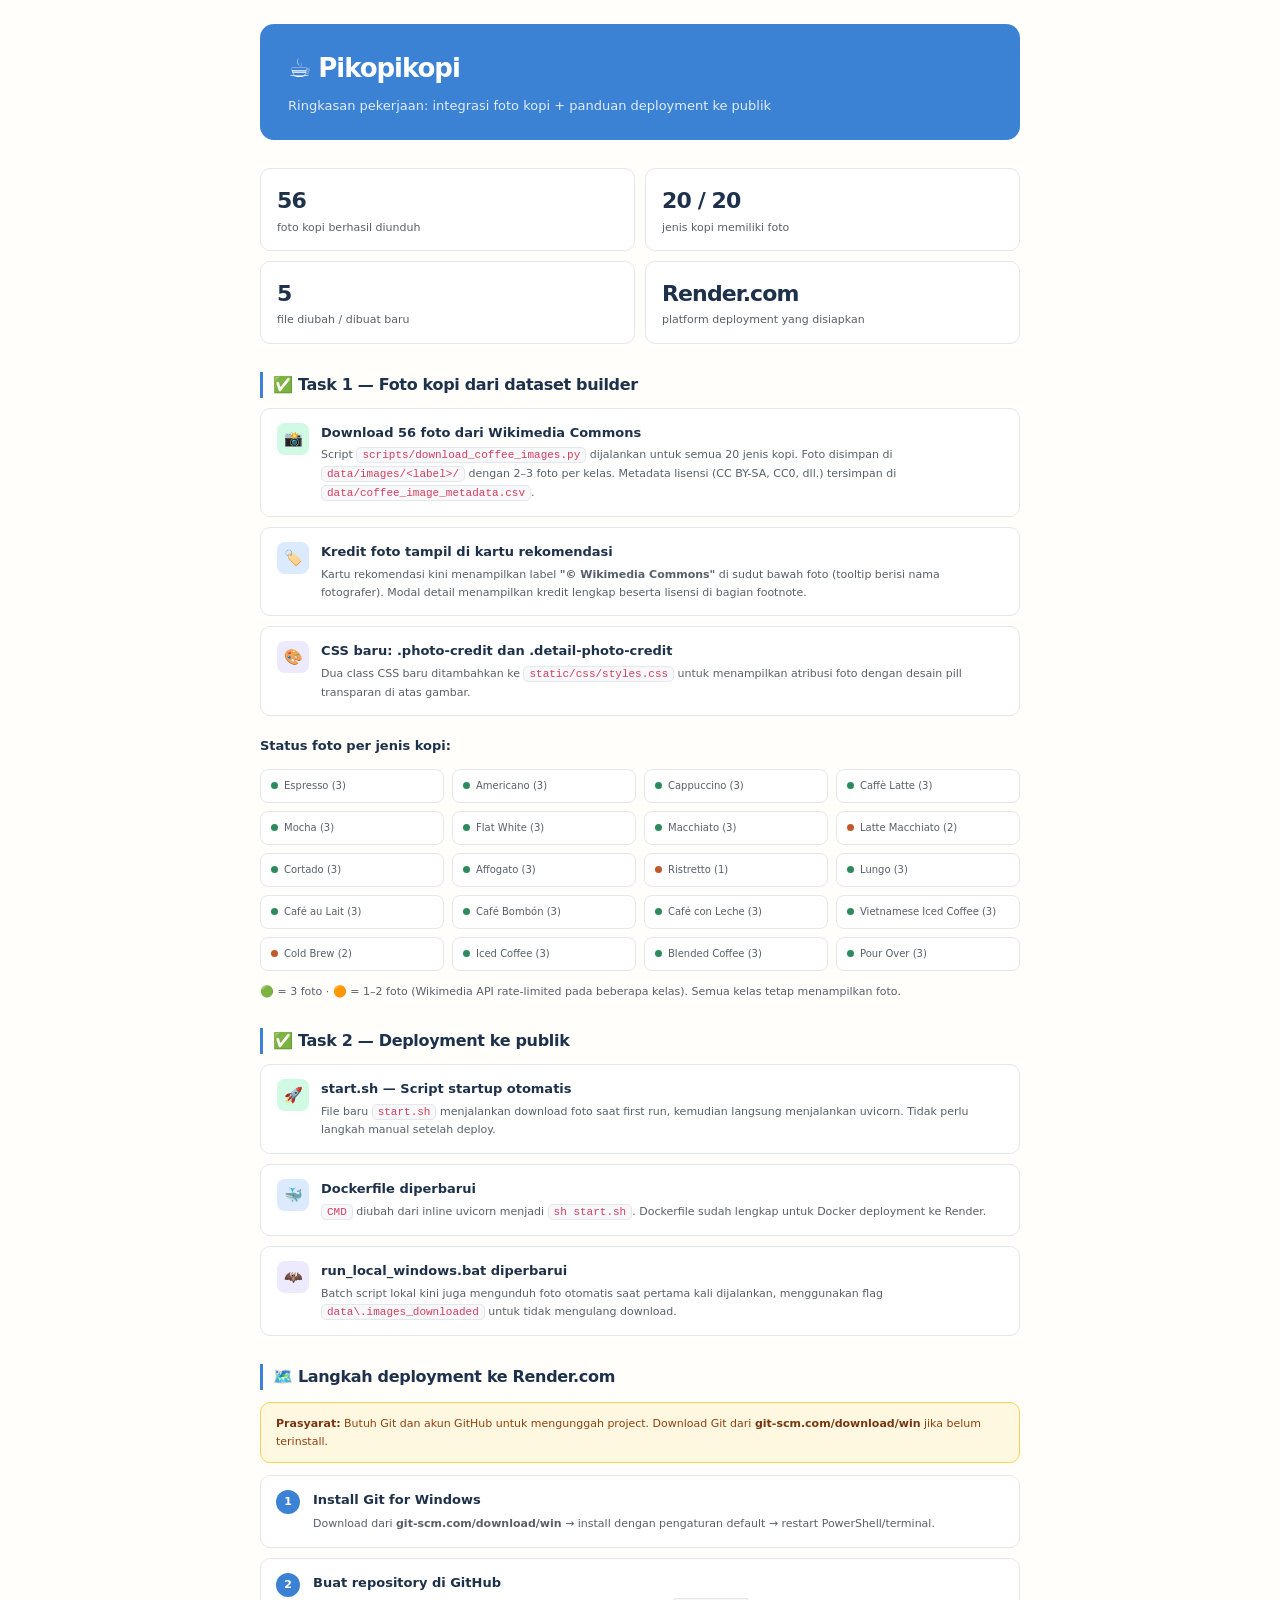
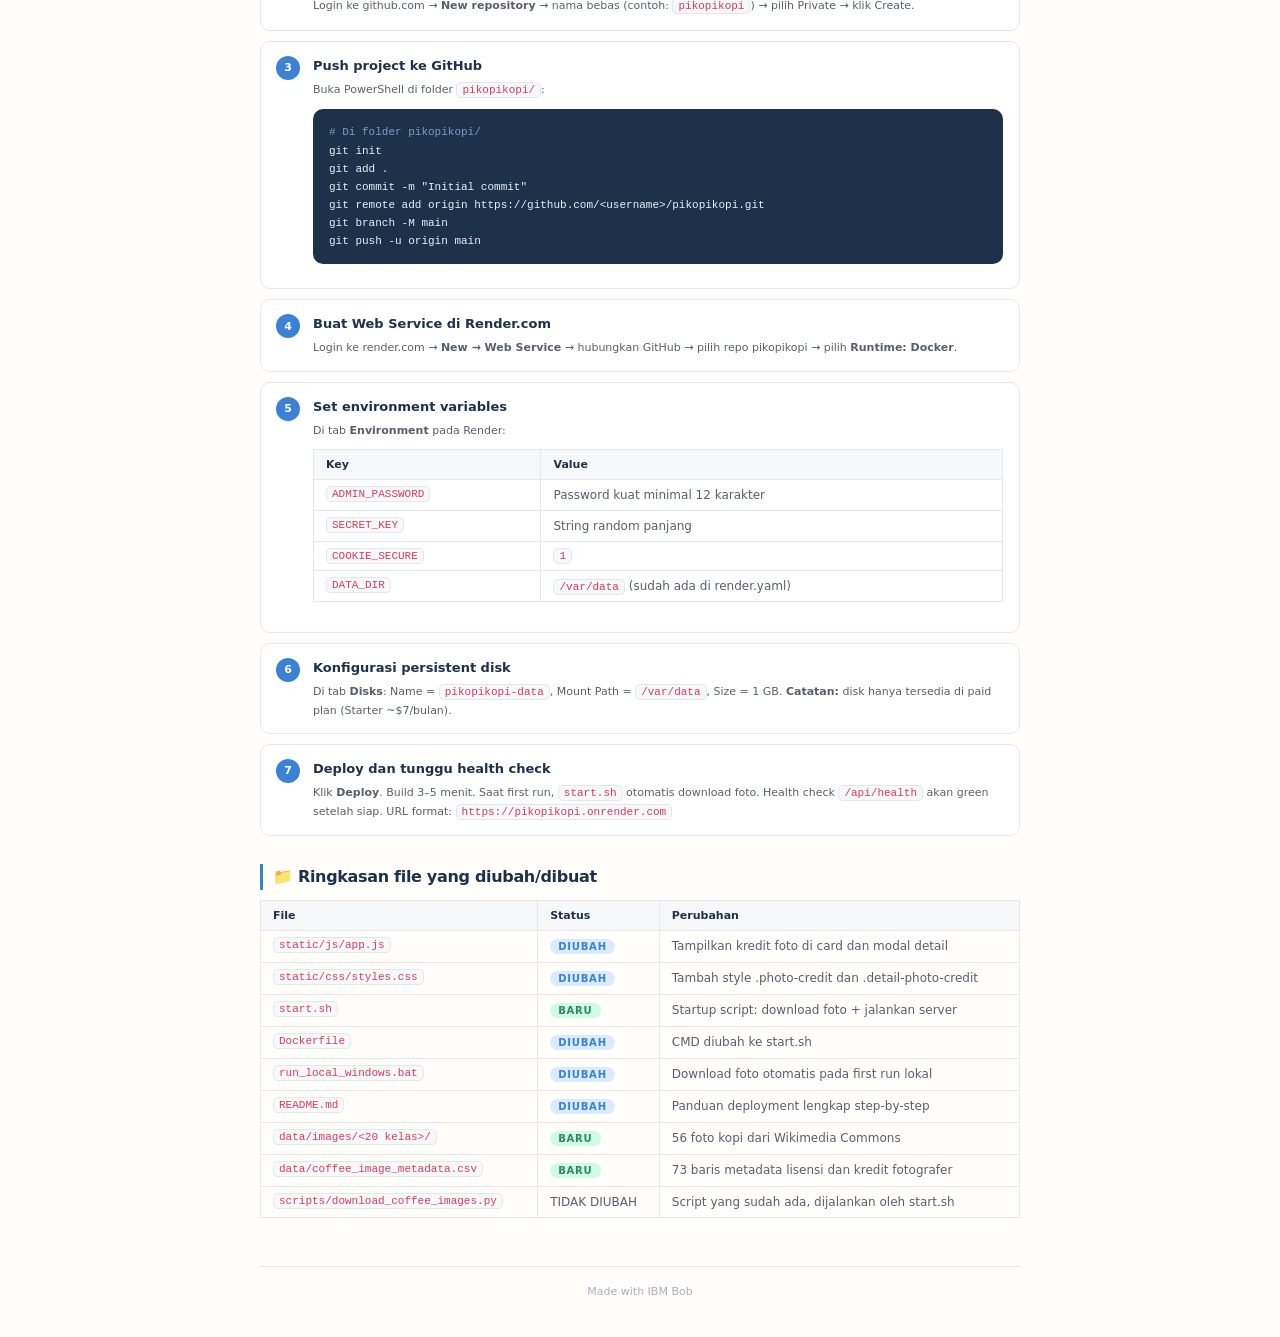
<file: pikopikopi/pikopikopi-deployment-image-guide.html>
<html lang="id">
<head>
<meta charset="utf-8" />
<meta name="viewport" content="width=device-width, initial-scale=1" />
<title>Pikopikopi — Deployment Guide</title>
<style>
  :root {
    --blue: #3b82d4;
    --brown: #906441;
    --navy: #1e314b;
    --cream: #fffefb;
    --muted: #57606a;
    --border: #e5e7eb;
    --surface: #f7f8fa;
    --green: #2d8a5e;
    --orange: #c05a2a;
  }
  * { box-sizing: border-box; }
  body { font-family: -apple-system, "Segoe UI", system-ui, sans-serif; font-size: 14px; line-height: 1.6; color: var(--navy); background: var(--cream); margin: 0; padding: 24px 16px 48px; }
  .container { max-width: 760px; margin: 0 auto; }
  h1 { font-size: 26px; letter-spacing: -0.04em; margin: 0 0 4px; color: var(--navy); }
  h2 { font-size: 16px; letter-spacing: -0.02em; margin: 28px 0 10px; color: var(--navy); border-left: 3px solid var(--blue); padding-left: 10px; }
  h3 { font-size: 13px; font-weight: 700; margin: 16px 0 6px; color: var(--navy); }
  p, li { color: var(--muted); margin: 0 0 8px; }
  ul { padding-left: 18px; margin: 0 0 12px; }
  .subtitle { color: var(--muted); font-size: 13px; margin-bottom: 28px; }
  .hero { background: var(--blue); color: white; border-radius: 14px; padding: 24px 28px; margin-bottom: 28px; }
  .hero h1 { color: white; }
  .hero p { color: rgba(255,255,255,0.85); margin: 6px 0 0; font-size: 13px; }
  .badge { display: inline-block; padding: 2px 8px; border-radius: 20px; font-size: 10px; font-weight: 700; letter-spacing: 0.08em; }
  .badge-green { background: #d1fae5; color: var(--green); }
  .badge-orange { background: #fff0e0; color: var(--orange); }
  .badge-blue { background: #dbeafe; color: var(--blue); }
  .status-grid { display: grid; grid-template-columns: repeat(2, 1fr); gap: 10px; margin-bottom: 24px; }
  .stat-card { background: white; border: 1px solid var(--border); border-radius: 10px; padding: 14px 16px; }
  .stat-card strong { display: block; font-size: 22px; letter-spacing: -0.04em; color: var(--navy); }
  .stat-card span { font-size: 11px; color: var(--muted); }
  .change-list { display: grid; gap: 10px; margin-bottom: 20px; }
  .change-item { background: white; border: 1px solid var(--border); border-radius: 10px; padding: 14px 16px; display: grid; grid-template-columns: auto 1fr; gap: 12px; align-items: start; }
  .change-icon { width: 32px; height: 32px; border-radius: 8px; display: flex; align-items: center; justify-content: center; font-size: 15px; flex-shrink: 0; }
  .icon-green { background: #d1fae5; }
  .icon-blue { background: #dbeafe; }
  .icon-purple { background: #ede9fe; }
  .change-item h3 { margin: 0 0 3px; font-size: 13px; color: var(--navy); }
  .change-item p { margin: 0; font-size: 11px; color: var(--muted); }
  .steps { counter-reset: step; display: grid; gap: 10px; }
  .step { background: white; border: 1px solid var(--border); border-radius: 10px; padding: 14px 16px 14px 52px; position: relative; }
  .step::before { counter-increment: step; content: counter(step); position: absolute; left: 15px; top: 14px; width: 24px; height: 24px; background: var(--blue); color: white; border-radius: 50%; font-size: 11px; font-weight: 800; display: flex; align-items: center; justify-content: center; }
  .step h3 { margin: 0 0 4px; font-size: 13px; color: var(--navy); }
  .step p { margin: 0; font-size: 11px; color: var(--muted); }
  code { background: var(--surface); border: 1px solid var(--border); border-radius: 5px; padding: 1px 5px; font-family: 'Cascadia Code', Consolas, monospace; font-size: 11px; color: #d63c5e; }
  .code-block { background: #1e314b; color: #e8f0fb; border-radius: 10px; padding: 14px 16px; font-family: 'Cascadia Code', Consolas, monospace; font-size: 11px; line-height: 1.65; margin: 10px 0; overflow-x: auto; }
  .code-block .comment { color: #7a9ec8; }
  .table { width: 100%; border-collapse: collapse; margin: 10px 0 16px; font-size: 12px; }
  .table th { background: var(--surface); text-align: left; padding: 8px 12px; border: 1px solid var(--border); font-size: 11px; font-weight: 700; color: var(--navy); }
  .table td { padding: 8px 12px; border: 1px solid var(--border); color: var(--muted); vertical-align: top; }
  .table td code { font-size: 11px; }
  .image-grid { display: grid; grid-template-columns: repeat(4, 1fr); gap: 8px; margin: 12px 0; }
  .coffee-label { background: white; border: 1px solid var(--border); border-radius: 8px; padding: 8px 10px; font-size: 10px; color: var(--muted); display: flex; align-items: center; gap: 6px; }
  .coffee-label .dot { width: 7px; height: 7px; border-radius: 50%; flex-shrink: 0; }
  .dot-green { background: var(--green); }
  .dot-orange { background: var(--orange); }
  .alert { background: #fff8e1; border: 1px solid #fcd34d; border-radius: 10px; padding: 12px 15px; margin: 12px 0; font-size: 11px; color: #92400e; }
  .alert strong { color: #78350f; }
  .footer { margin-top: 48px; padding-top: 16px; border-top: 1px solid var(--border); text-align: center; font-size: 11px; color: #aab0b8; }
</style>
</head>
<body>
<div class="container">

  <div class="hero">
    <h1>☕ Pikopikopi</h1>
    <p>Ringkasan pekerjaan: integrasi foto kopi + panduan deployment ke publik</p>
  </div>

  <div class="status-grid">
    <div class="stat-card"><strong>56</strong><span>foto kopi berhasil diunduh</span></div>
    <div class="stat-card"><strong>20 / 20</strong><span>jenis kopi memiliki foto</span></div>
    <div class="stat-card"><strong>5</strong><span>file diubah / dibuat baru</span></div>
    <div class="stat-card"><strong>Render.com</strong><span>platform deployment yang disiapkan</span></div>
  </div>

  <h2>✅ Task 1 — Foto kopi dari dataset builder</h2>

  <div class="change-list">
    <div class="change-item">
      <div class="change-icon icon-green">📸</div>
      <div>
        <h3>Download 56 foto dari Wikimedia Commons</h3>
        <p>Script <code>scripts/download_coffee_images.py</code> dijalankan untuk semua 20 jenis kopi. Foto disimpan di <code>data/images/&lt;label&gt;/</code> dengan 2–3 foto per kelas. Metadata lisensi (CC BY-SA, CC0, dll.) tersimpan di <code>data/coffee_image_metadata.csv</code>.</p>
      </div>
    </div>
    <div class="change-item">
      <div class="change-icon icon-blue">🏷️</div>
      <div>
        <h3>Kredit foto tampil di kartu rekomendasi</h3>
        <p>Kartu rekomendasi kini menampilkan label <strong>"© Wikimedia Commons"</strong> di sudut bawah foto (tooltip berisi nama fotografer). Modal detail menampilkan kredit lengkap beserta lisensi di bagian footnote.</p>
      </div>
    </div>
    <div class="change-item">
      <div class="change-icon icon-purple">🎨</div>
      <div>
        <h3>CSS baru: .photo-credit dan .detail-photo-credit</h3>
        <p>Dua class CSS baru ditambahkan ke <code>static/css/styles.css</code> untuk menampilkan atribusi foto dengan desain pill transparan di atas gambar.</p>
      </div>
    </div>
  </div>

  <h3>Status foto per jenis kopi:</h3>
  <div class="image-grid">
    <div class="coffee-label"><div class="dot dot-green"></div>Espresso (3)</div>
    <div class="coffee-label"><div class="dot dot-green"></div>Americano (3)</div>
    <div class="coffee-label"><div class="dot dot-green"></div>Cappuccino (3)</div>
    <div class="coffee-label"><div class="dot dot-green"></div>Caffè Latte (3)</div>
    <div class="coffee-label"><div class="dot dot-green"></div>Mocha (3)</div>
    <div class="coffee-label"><div class="dot dot-green"></div>Flat White (3)</div>
    <div class="coffee-label"><div class="dot dot-green"></div>Macchiato (3)</div>
    <div class="coffee-label"><div class="dot dot-orange"></div>Latte Macchiato (2)</div>
    <div class="coffee-label"><div class="dot dot-green"></div>Cortado (3)</div>
    <div class="coffee-label"><div class="dot dot-green"></div>Affogato (3)</div>
    <div class="coffee-label"><div class="dot dot-orange"></div>Ristretto (1)</div>
    <div class="coffee-label"><div class="dot dot-green"></div>Lungo (3)</div>
    <div class="coffee-label"><div class="dot dot-green"></div>Café au Lait (3)</div>
    <div class="coffee-label"><div class="dot dot-green"></div>Café Bombón (3)</div>
    <div class="coffee-label"><div class="dot dot-green"></div>Café con Leche (3)</div>
    <div class="coffee-label"><div class="dot dot-green"></div>Vietnamese Iced Coffee (3)</div>
    <div class="coffee-label"><div class="dot dot-orange"></div>Cold Brew (2)</div>
    <div class="coffee-label"><div class="dot dot-green"></div>Iced Coffee (3)</div>
    <div class="coffee-label"><div class="dot dot-green"></div>Blended Coffee (3)</div>
    <div class="coffee-label"><div class="dot dot-green"></div>Pour Over (3)</div>
  </div>
  <p style="font-size:11px;color:var(--muted)">🟢 = 3 foto · 🟠 = 1–2 foto (Wikimedia API rate-limited pada beberapa kelas). Semua kelas tetap menampilkan foto.</p>

  <h2>✅ Task 2 — Deployment ke publik</h2>

  <div class="change-list">
    <div class="change-item">
      <div class="change-icon icon-green">🚀</div>
      <div>
        <h3>start.sh — Script startup otomatis</h3>
        <p>File baru <code>start.sh</code> menjalankan download foto saat first run, kemudian langsung menjalankan uvicorn. Tidak perlu langkah manual setelah deploy.</p>
      </div>
    </div>
    <div class="change-item">
      <div class="change-icon icon-blue">🐳</div>
      <div>
        <h3>Dockerfile diperbarui</h3>
        <p><code>CMD</code> diubah dari inline uvicorn menjadi <code>sh start.sh</code>. Dockerfile sudah lengkap untuk Docker deployment ke Render.</p>
      </div>
    </div>
    <div class="change-item">
      <div class="change-icon icon-purple">🦇</div>
      <div>
        <h3>run_local_windows.bat diperbarui</h3>
        <p>Batch script lokal kini juga mengunduh foto otomatis saat pertama kali dijalankan, menggunakan flag <code>data\.images_downloaded</code> untuk tidak mengulang download.</p>
      </div>
    </div>
  </div>

  <h2>🗺️ Langkah deployment ke Render.com</h2>

  <div class="alert"><strong>Prasyarat:</strong> Butuh Git dan akun GitHub untuk mengunggah project. Download Git dari <strong>git-scm.com/download/win</strong> jika belum terinstall.</div>

  <div class="steps">
    <div class="step">
      <h3>Install Git for Windows</h3>
      <p>Download dari <strong>git-scm.com/download/win</strong> → install dengan pengaturan default → restart PowerShell/terminal.</p>
    </div>
    <div class="step">
      <h3>Buat repository di GitHub</h3>
      <p>Login ke github.com → <strong>New repository</strong> → nama bebas (contoh: <code>pikopikopi</code>) → pilih Private → klik Create.</p>
    </div>
    <div class="step">
      <h3>Push project ke GitHub</h3>
      <p>Buka PowerShell di folder <code>pikopikopi/</code>:</p>
      <div class="code-block">
        <span class="comment"># Di folder pikopikopi/</span><br />
        git init<br />
        git add .<br />
        git commit -m "Initial commit"<br />
        git remote add origin https://github.com/&lt;username&gt;/pikopikopi.git<br />
        git branch -M main<br />
        git push -u origin main
      </div>
    </div>
    <div class="step">
      <h3>Buat Web Service di Render.com</h3>
      <p>Login ke render.com → <strong>New → Web Service</strong> → hubungkan GitHub → pilih repo pikopikopi → pilih <strong>Runtime: Docker</strong>.</p>
    </div>
    <div class="step">
      <h3>Set environment variables</h3>
      <p>Di tab <strong>Environment</strong> pada Render:</p>
      <table class="table">
        <tr><th>Key</th><th>Value</th></tr>
        <tr><td><code>ADMIN_PASSWORD</code></td><td>Password kuat minimal 12 karakter</td></tr>
        <tr><td><code>SECRET_KEY</code></td><td>String random panjang</td></tr>
        <tr><td><code>COOKIE_SECURE</code></td><td><code>1</code></td></tr>
        <tr><td><code>DATA_DIR</code></td><td><code>/var/data</code> (sudah ada di render.yaml)</td></tr>
      </table>
    </div>
    <div class="step">
      <h3>Konfigurasi persistent disk</h3>
      <p>Di tab <strong>Disks</strong>: Name = <code>pikopikopi-data</code>, Mount Path = <code>/var/data</code>, Size = 1 GB. <strong>Catatan:</strong> disk hanya tersedia di paid plan (Starter ~$7/bulan).</p>
    </div>
    <div class="step">
      <h3>Deploy dan tunggu health check</h3>
      <p>Klik <strong>Deploy</strong>. Build 3–5 menit. Saat first run, <code>start.sh</code> otomatis download foto. Health check <code>/api/health</code> akan green setelah siap. URL format: <code>https://pikopikopi.onrender.com</code></p>
    </div>
  </div>

  <h2>📁 Ringkasan file yang diubah/dibuat</h2>
  <table class="table">
    <tr><th>File</th><th>Status</th><th>Perubahan</th></tr>
    <tr><td><code>static/js/app.js</code></td><td><span class="badge badge-blue">DIUBAH</span></td><td>Tampilkan kredit foto di card dan modal detail</td></tr>
    <tr><td><code>static/css/styles.css</code></td><td><span class="badge badge-blue">DIUBAH</span></td><td>Tambah style .photo-credit dan .detail-photo-credit</td></tr>
    <tr><td><code>start.sh</code></td><td><span class="badge badge-green">BARU</span></td><td>Startup script: download foto + jalankan server</td></tr>
    <tr><td><code>Dockerfile</code></td><td><span class="badge badge-blue">DIUBAH</span></td><td>CMD diubah ke start.sh</td></tr>
    <tr><td><code>run_local_windows.bat</code></td><td><span class="badge badge-blue">DIUBAH</span></td><td>Download foto otomatis pada first run lokal</td></tr>
    <tr><td><code>README.md</code></td><td><span class="badge badge-blue">DIUBAH</span></td><td>Panduan deployment lengkap step-by-step</td></tr>
    <tr><td><code>data/images/&lt;20 kelas&gt;/</code></td><td><span class="badge badge-green">BARU</span></td><td>56 foto kopi dari Wikimedia Commons</td></tr>
    <tr><td><code>data/coffee_image_metadata.csv</code></td><td><span class="badge badge-green">BARU</span></td><td>73 baris metadata lisensi dan kredit fotografer</td></tr>
    <tr><td><code>scripts/download_coffee_images.py</code></td><td>TIDAK DIUBAH</td><td>Script yang sudah ada, dijalankan oleh start.sh</td></tr>
  </table>

  <div class="footer">Made with IBM Bob</div>
</div>
</body>
</html>
</file>
